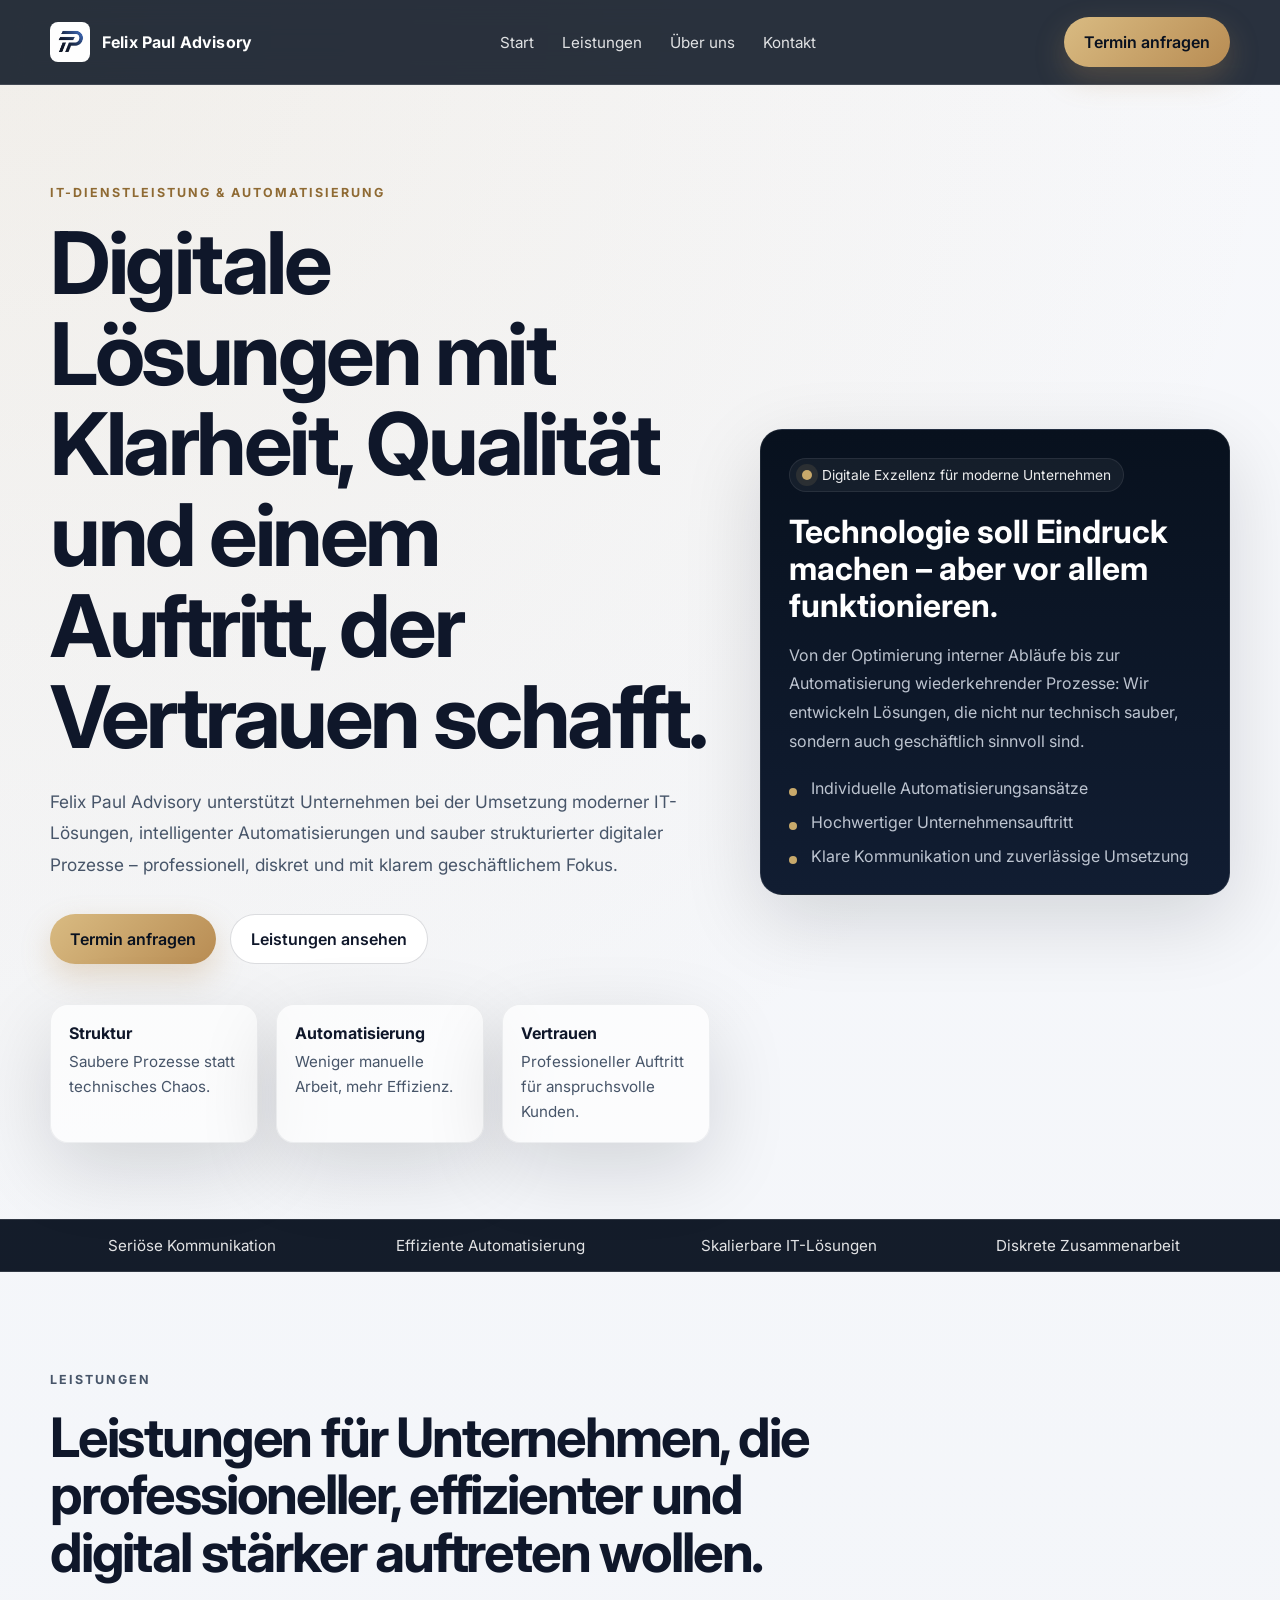
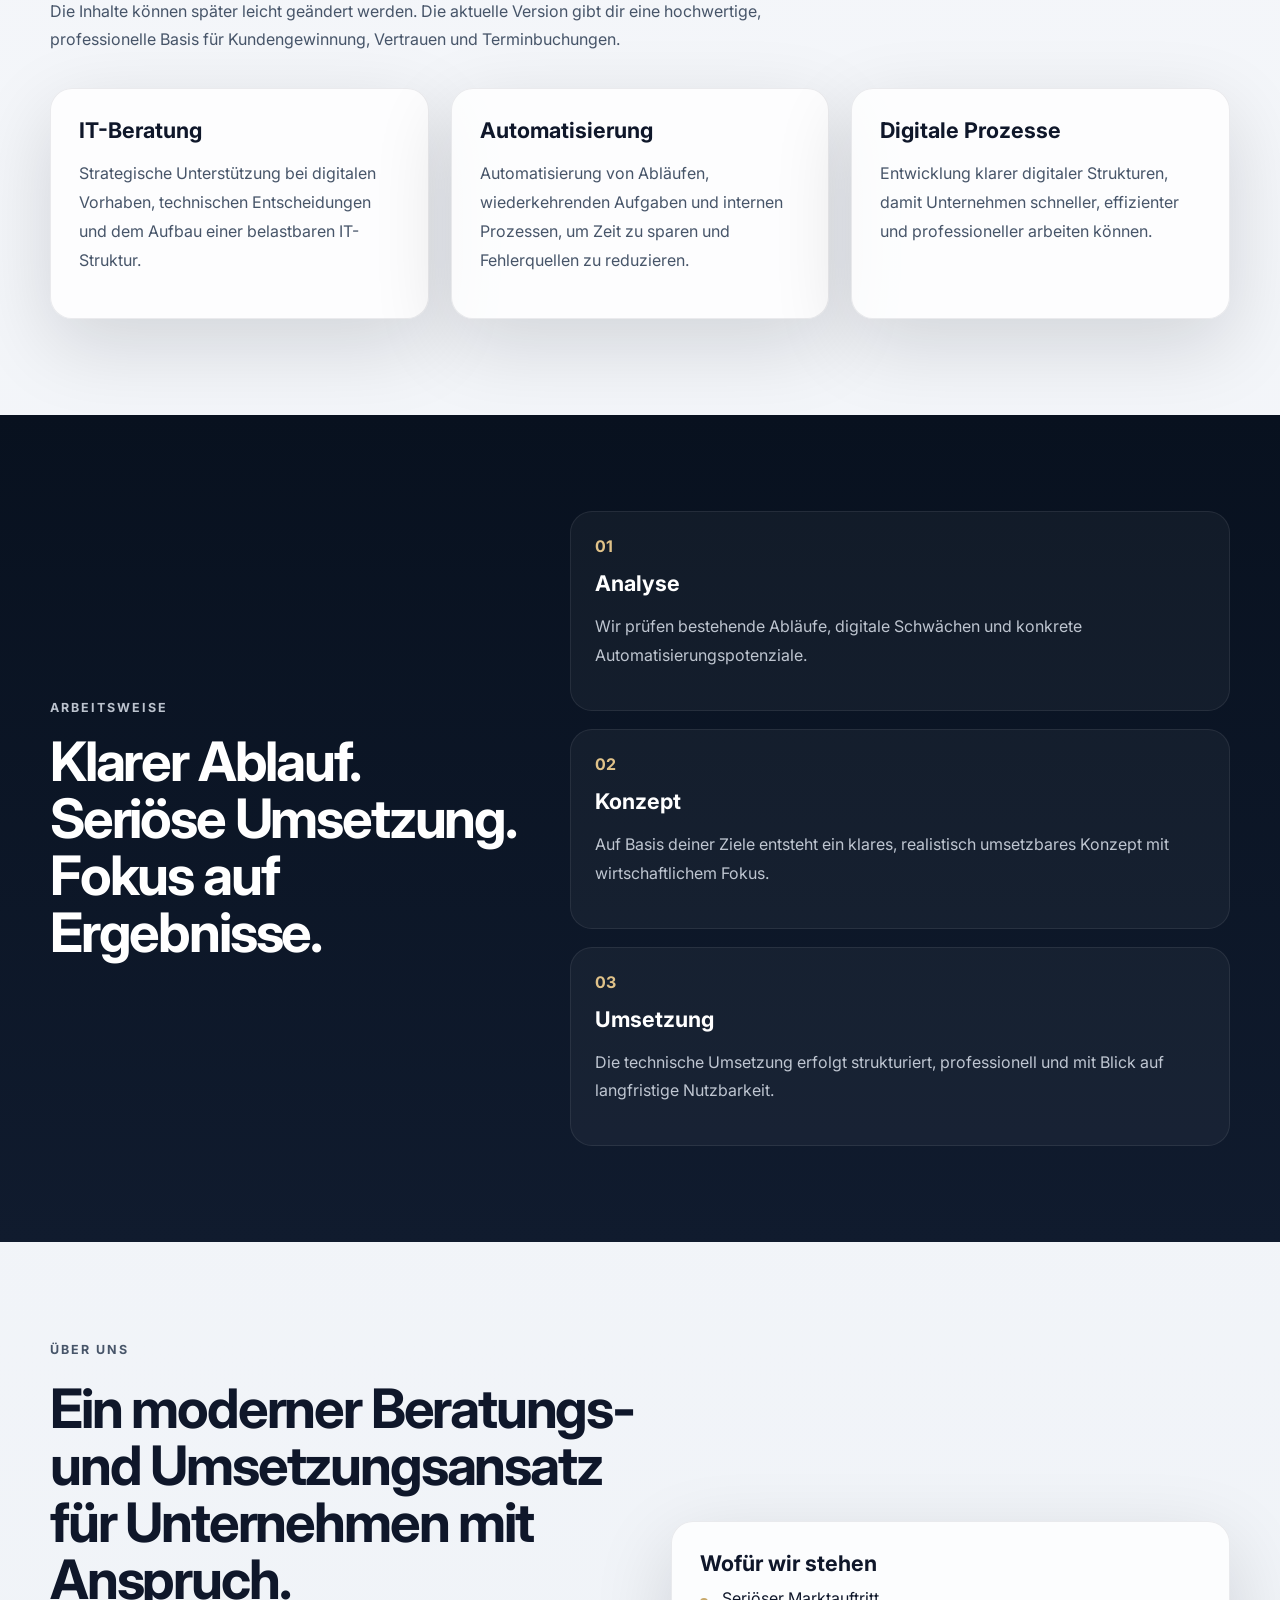
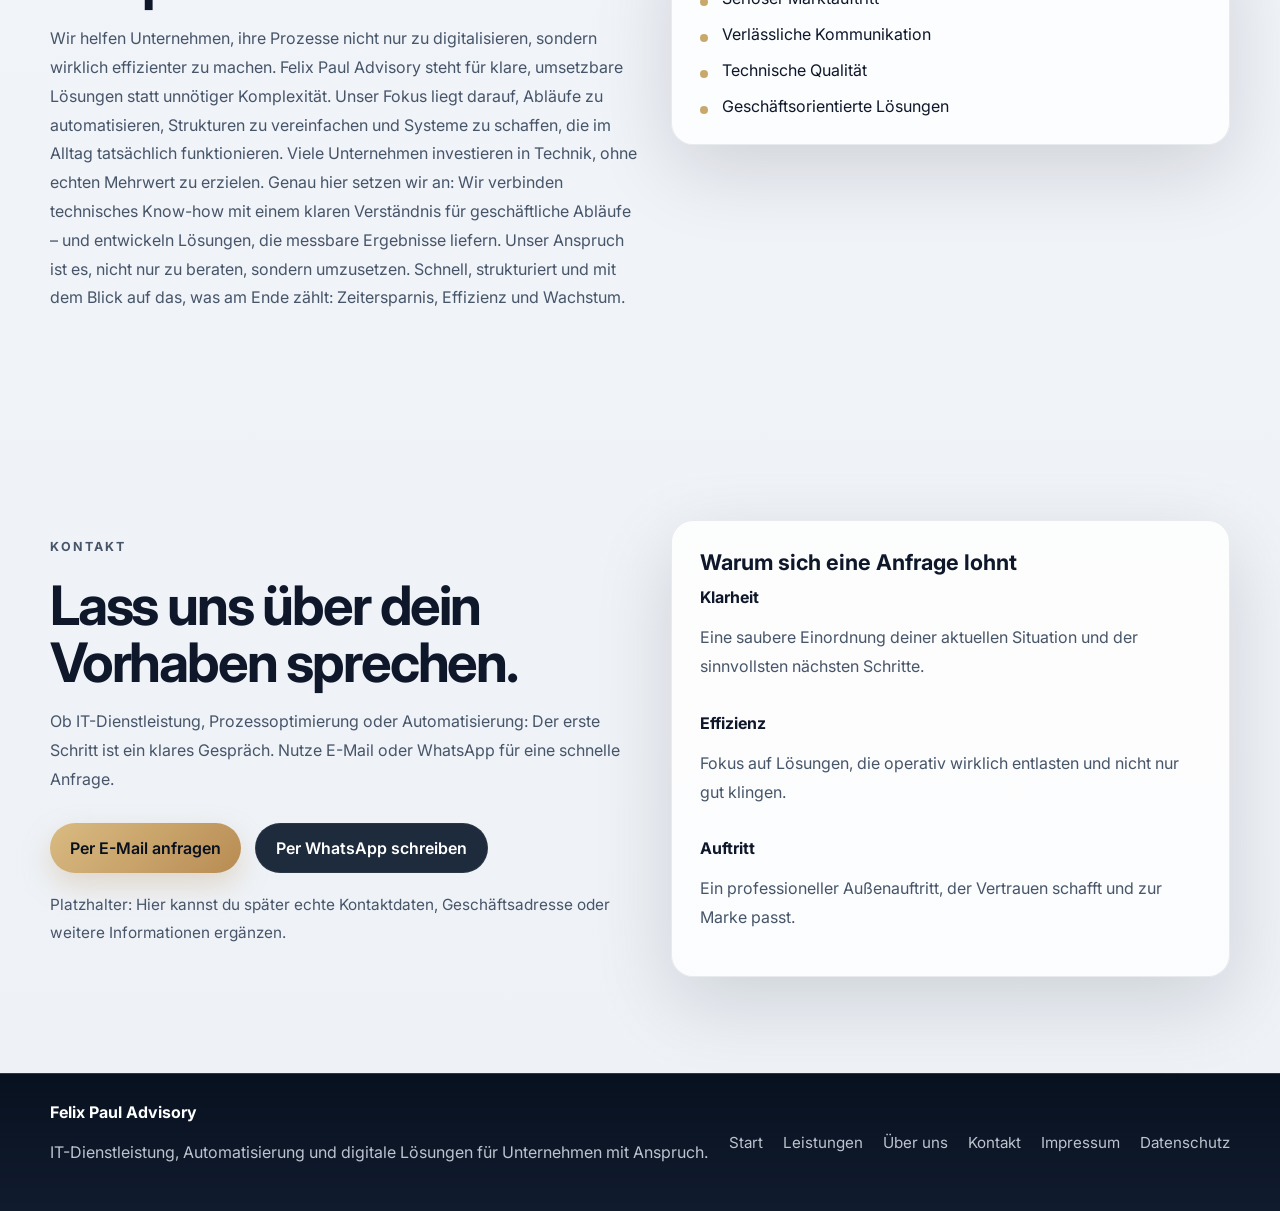
<file: index.html>
<!DOCTYPE html>
<html lang="de">
  <head>
    <meta charset="UTF-8" />
    <meta name="viewport" content="width=device-width, initial-scale=1.0" />
    <title>Felix Paul Advisory | IT-Dienstleistungen & Automatisierung</title>
    <link rel="icon" type="image/png" href="logo.png">
    <meta
      name="description"
      content="Felix Paul Advisory unterstützt Unternehmen mit hochwertigen IT-Dienstleistungen, Automatisierung und digitaler Prozessoptimierung."
    />
    <meta property="og:title" content="Felix Paul Advisory" />
    <meta
      property="og:description"
      content="Hochwertige IT-Dienstleistungen, Automatisierung und digitale Lösungen für moderne Unternehmen."
    />
    <meta property="og:type" content="website" />
    <link rel="preconnect" href="https://fonts.googleapis.com" />
    <link rel="preconnect" href="https://fonts.gstatic.com" crossorigin />
    <link
      href="https://fonts.googleapis.com/css2?family=Inter:wght@400;500;600;700;800&display=swap"
      rel="stylesheet"
    />
    <link rel="stylesheet" href="style.css" />
  </head>
  <body>
    <div class="site-shell">
      <header class="header">
        <div class="container nav-wrap">
        <a href="#top" class="brand">
  <img src="logo.png" alt="Felix Paul Advisory Logo" class="logo">
  <span class="brand-text">Felix Paul Advisory</span>
          </a>

          <button class="menu-toggle" aria-label="Menü öffnen" aria-expanded="false">
            <span></span>
            <span></span>
          </button>

          <nav class="nav">
            <a href="#home">Start</a>
            <a href="#services">Leistungen</a>
            <a href="#about">Über uns</a>
            <a href="#contact">Kontakt</a>
          </nav>

          <div class="nav-actions">
            <a href="#contact" class="button button-primary">Termin anfragen</a>
          </div>
        </div>
      </header>

      <main id="top">
        <section class="hero" id="home">
          <div class="container hero-grid">
            <div class="hero-copy">
              <p class="eyebrow">IT-Dienstleistung & Automatisierung</p>
              <h1>
                Digitale Lösungen mit Klarheit, Qualität und einem Auftritt, der Vertrauen schafft.
              </h1>
              <p class="hero-text">
                Felix Paul Advisory unterstützt Unternehmen bei der Umsetzung moderner IT-Lösungen,
                intelligenter Automatisierungen und sauber strukturierter digitaler Prozesse – professionell,
                diskret und mit klarem geschäftlichem Fokus.
              </p>

              <div class="hero-actions">
                <a href="#contact" class="button button-primary">Termin anfragen</a>
                <a href="#services" class="button button-secondary">Leistungen ansehen</a>
              </div>

              <div class="hero-points">
                <div>
                  <strong>Struktur</strong>
                  <span>Saubere Prozesse statt technisches Chaos.</span>
                </div>
                <div>
                  <strong>Automatisierung</strong>
                  <span>Weniger manuelle Arbeit, mehr Effizienz.</span>
                </div>
                <div>
                  <strong>Vertrauen</strong>
                  <span>Professioneller Auftritt für anspruchsvolle Kunden.</span>
                </div>
              </div>
            </div>

            <div class="hero-panel">
              <div class="hero-card card card-dark">
                <div class="status-row">
                  <span class="status-dot"></span>
                  <span>Digitale Exzellenz für moderne Unternehmen</span>
                </div>
                <h2>Technologie soll Eindruck machen – aber vor allem funktionieren.</h2>
                <p>
                  Von der Optimierung interner Abläufe bis zur Automatisierung wiederkehrender Prozesse:
                  Wir entwickeln Lösungen, die nicht nur technisch sauber, sondern auch geschäftlich sinnvoll sind.
                </p>
                <ul class="hero-list">
                  <li>Individuelle Automatisierungsansätze</li>
                  <li>Hochwertiger Unternehmensauftritt</li>
                  <li>Klare Kommunikation und zuverlässige Umsetzung</li>
                </ul>
              </div>
            </div>
          </div>
        </section>

        <section class="trust-strip">
          <div class="container trust-items">
            <div>Seriöse Kommunikation</div>
            <div>Effiziente Automatisierung</div>
            <div>Skalierbare IT-Lösungen</div>
            <div>Diskrete Zusammenarbeit</div>
          </div>
        </section>

        <section class="section" id="services">
          <div class="container">
            <div class="section-heading">
              <p class="eyebrow">Leistungen</p>
              <h2>Leistungen für Unternehmen, die professioneller, effizienter und digital stärker auftreten wollen.</h2>
              <p>
                Die Inhalte können später leicht geändert werden. Die aktuelle Version gibt dir eine hochwertige,
                professionelle Basis für Kundengewinnung, Vertrauen und Terminbuchungen.
              </p>
            </div>

            <div class="card-grid three-col">
              <article class="card service-card">
                <h3>IT-Beratung</h3>
                <p>
                  Strategische Unterstützung bei digitalen Vorhaben, technischen Entscheidungen und dem Aufbau einer belastbaren IT-Struktur.
                </p>
              </article>

              <article class="card service-card">
                <h3>Automatisierung</h3>
                <p>
                  Automatisierung von Abläufen, wiederkehrenden Aufgaben und internen Prozessen, um Zeit zu sparen und Fehlerquellen zu reduzieren.
                </p>
              </article>

              <article class="card service-card">
                <h3>Digitale Prozesse</h3>
                <p>
                  Entwicklung klarer digitaler Strukturen, damit Unternehmen schneller, effizienter und professioneller arbeiten können.
                </p>
              </article>
            </div>
          </div>
        </section>

        <section class="section section-dark">
          <div class="container split-grid">
            <div>
              <p class="eyebrow eyebrow-light">Arbeitsweise</p>
              <h2>Klarer Ablauf. Seriöse Umsetzung. Fokus auf Ergebnisse.</h2>
            </div>
            <div class="steps">
              <article class="step-card">
                <span>01</span>
                <h3>Analyse</h3>
                <p>Wir prüfen bestehende Abläufe, digitale Schwächen und konkrete Automatisierungspotenziale.</p>
              </article>
              <article class="step-card">
                <span>02</span>
                <h3>Konzept</h3>
                <p>Auf Basis deiner Ziele entsteht ein klares, realistisch umsetzbares Konzept mit wirtschaftlichem Fokus.</p>
              </article>
              <article class="step-card">
                <span>03</span>
                <h3>Umsetzung</h3>
                <p>Die technische Umsetzung erfolgt strukturiert, professionell und mit Blick auf langfristige Nutzbarkeit.</p>
              </article>
            </div>
          </div>
        </section>

        <section class="section" id="about">
          <div class="container about-grid">
            <div class="about-copy">
              <p class="eyebrow">Über uns</p>
              <h2>Ein moderner Beratungs- und Umsetzungsansatz für Unternehmen mit Anspruch.</h2>
              <p>
              
Wir helfen Unternehmen, ihre Prozesse nicht nur zu digitalisieren, sondern wirklich effizienter zu machen.

Felix Paul Advisory steht für klare, umsetzbare Lösungen statt unnötiger Komplexität. Unser Fokus liegt darauf, Abläufe zu automatisieren, Strukturen zu vereinfachen und Systeme zu schaffen, die im Alltag tatsächlich funktionieren.

Viele Unternehmen investieren in Technik, ohne echten Mehrwert zu erzielen. Genau hier setzen wir an: Wir verbinden technisches Know-how mit einem klaren Verständnis für geschäftliche Abläufe – und entwickeln Lösungen, die messbare Ergebnisse liefern.

Unser Anspruch ist es, nicht nur zu beraten, sondern umzusetzen. Schnell, strukturiert und mit dem Blick auf das, was am Ende zählt: Zeitersparnis, Effizienz und Wachstum.

              </p>
              <p>
              
              </p>
            </div>

            <div class="card about-card">
              <h3>Wofür wir stehen</h3>
              <ul class="feature-list">
                <li>Seriöser Marktauftritt</li>
                <li>Verlässliche Kommunikation</li>
                <li>Technische Qualität</li>
                <li>Geschäftsorientierte Lösungen</li>
              </ul>
            </div>
          </div>
        </section>

        <section class="section contact-section" id="contact">
          <div class="container contact-grid">
            <div>
              <p class="eyebrow">Kontakt</p>
              <h2>Lass uns über dein Vorhaben sprechen.</h2>
              <p>
                Ob IT-Dienstleistung, Prozessoptimierung oder Automatisierung: Der erste Schritt ist ein klares Gespräch.
                Nutze E-Mail oder WhatsApp für eine schnelle Anfrage.
              </p>

              <div class="contact-buttons">
                <!-- HIER SPÄTER E-MAIL ERSETZEN -->
                <a class="button button-primary" href="mailto:info@Felixpauladvisory.de">Per E-Mail anfragen</a>
                <!-- HIER SPÄTER WHATSAPP-NUMMER ERSETZEN: 491234567890 -->
                <a class="button button-whatsapp" href="https://wa.me/4917670681525" target="_blank" rel="noopener">Per WhatsApp schreiben</a>
              </div>

              <p class="contact-note">
                Platzhalter: Hier kannst du später echte Kontaktdaten, Geschäftsadresse oder weitere Informationen ergänzen.
              </p>
            </div>

            <div class="card contact-card">
              <h3>Warum sich eine Anfrage lohnt</h3>
              <div class="contact-benefits">
                <div>
                  <strong>Klarheit</strong>
                  <p>Eine saubere Einordnung deiner aktuellen Situation und der sinnvollsten nächsten Schritte.</p>
                </div>
                <div>
                  <strong>Effizienz</strong>
                  <p>Fokus auf Lösungen, die operativ wirklich entlasten und nicht nur gut klingen.</p>
                </div>
                <div>
                  <strong>Auftritt</strong>
                  <p>Ein professioneller Außenauftritt, der Vertrauen schafft und zur Marke passt.</p>
                </div>
              </div>
            </div>
          </div>
        </section>
      </main>

      <footer class="footer">
        <div class="container footer-wrap">
          <div>
            <strong>Felix Paul Advisory</strong>
            <p>IT-Dienstleistung, Automatisierung und digitale Lösungen für Unternehmen mit Anspruch.</p>
          </div>
          <div class="footer-links">
            <a href="#home">Start</a>
            <a href="#services">Leistungen</a>
            <a href="#about">Über uns</a>
            <a href="#contact">Kontakt</a>
            <a href="impressum.html">Impressum</a>
<a href="datenschutz.html">Datenschutz</a>
          </div>
        </div>
      </footer>
    </div>

    <script src="script.js"></script>
  </body>
</html>
</file>
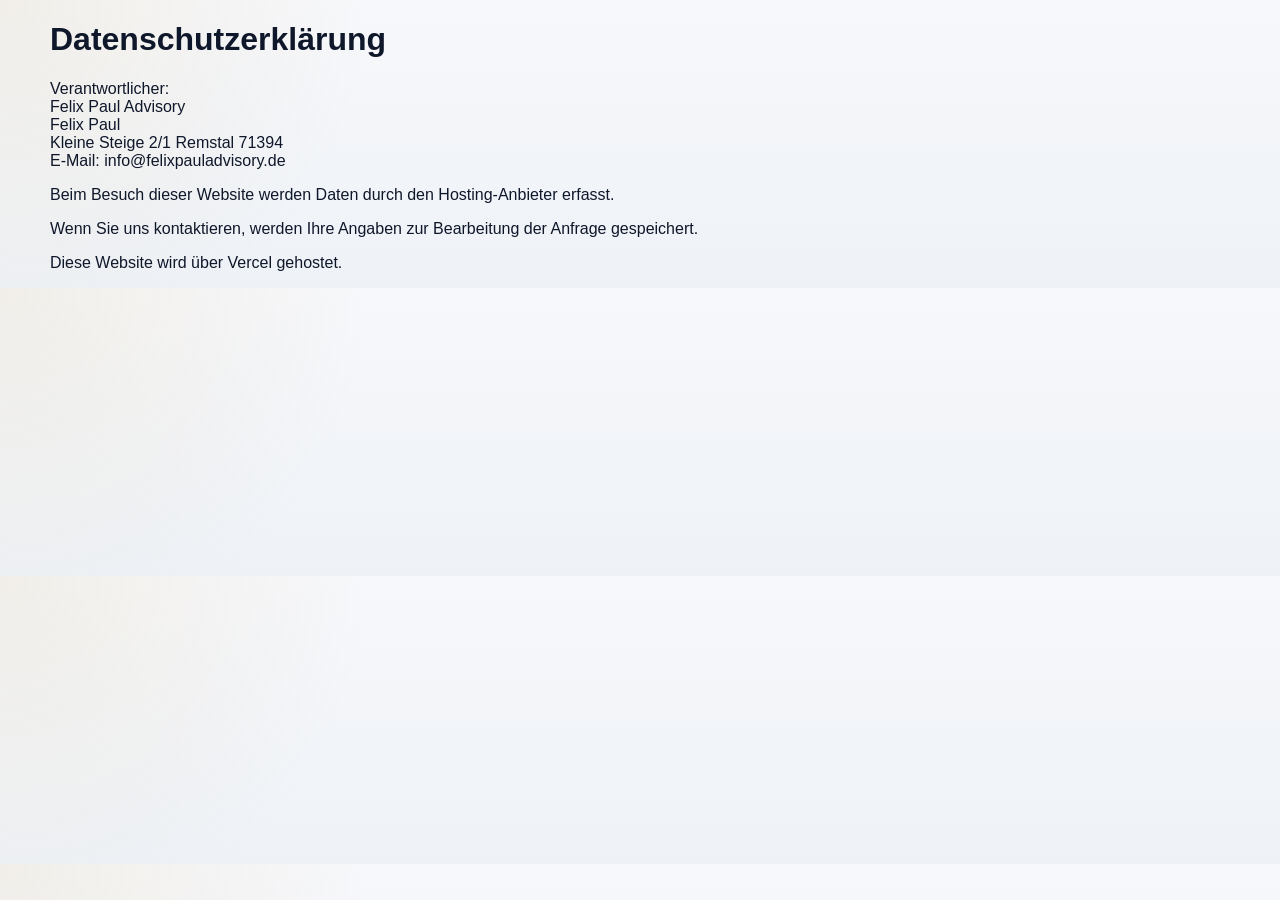
<file: datenschutz.html>
<!DOCTYPE html>
<html lang="de">
<head>
  <meta charset="UTF-8">
  <title>Datenschutz</title>
  <link rel="stylesheet" href="style.css">
</head>
<body>
  <div class="container">
    <h1>Datenschutzerklärung</h1>

    <p>
      Verantwortlicher:<br>
      Felix Paul Advisory<br>
      Felix Paul<br>
      Kleine Steige 2/1 Remstal 71394<br>
      E-Mail: info@felixpauladvisory.de
    </p>

    <p>
      Beim Besuch dieser Website werden Daten durch den Hosting-Anbieter erfasst.
    </p>

    <p>
      Wenn Sie uns kontaktieren, werden Ihre Angaben zur Bearbeitung der Anfrage gespeichert.
    </p>

    <p>
      Diese Website wird über Vercel gehostet.
    </p>

  </div>
</body>
</html>
</file>
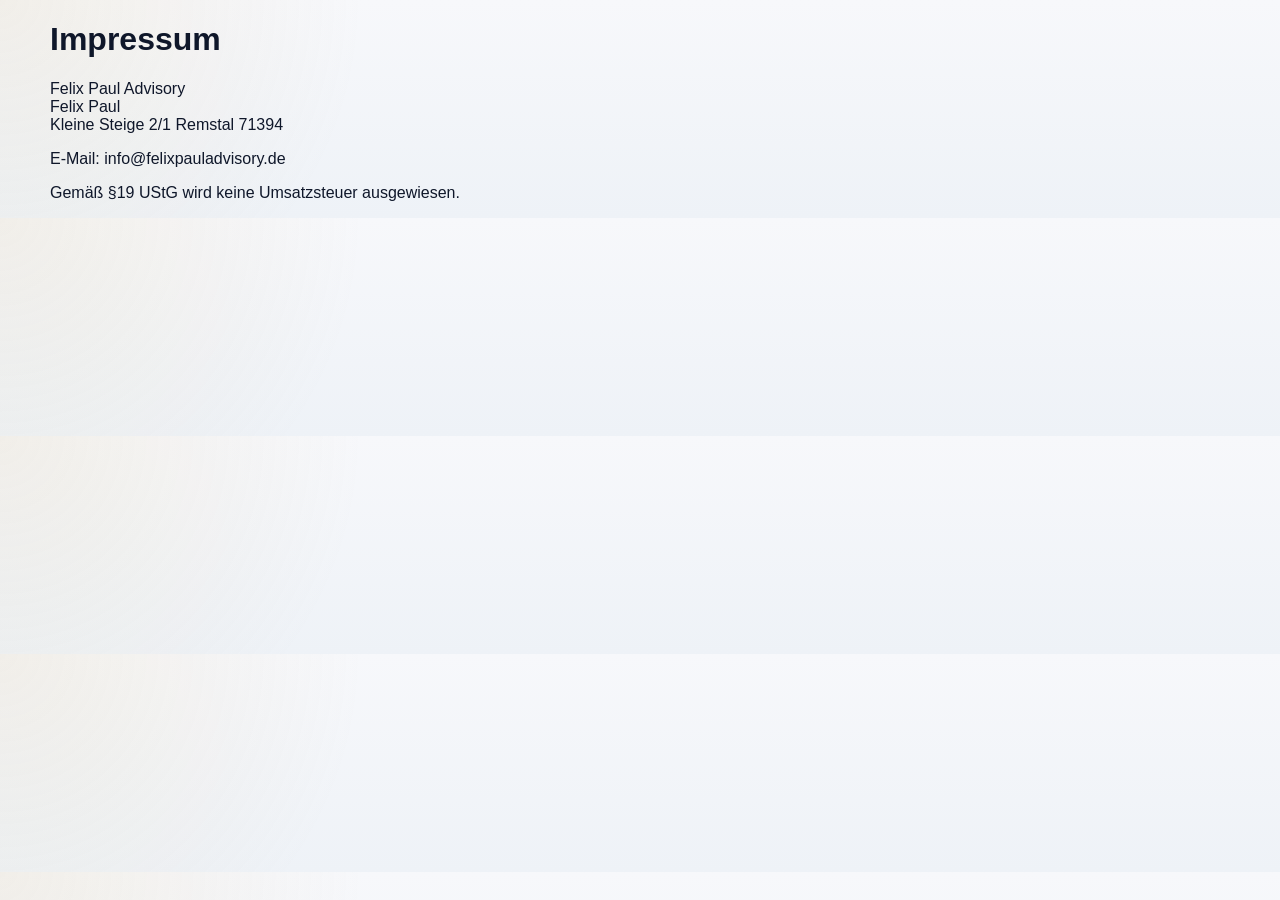
<file: impressum.html>
<!DOCTYPE html>
<html lang="de">
<head>
  <meta charset="UTF-8">
  <title>Impressum</title>
  <link rel="stylesheet" href="style.css">
</head>
<body>
  <div class="container">
    <h1>Impressum</h1>

    <p>
      Felix Paul Advisory<br>
      Felix Paul<br>
      Kleine Steige 2/1 Remstal 71394
    </p>

    <p>
      E-Mail: info@felixpauladvisory.de
    </p>

    <p>
      Gemäß §19 UStG wird keine Umsatzsteuer ausgewiesen.
    </p>
  </div>
</body>
</html>
</file>
<file: style.css>
:root {
  --bg: #07111f;
  --bg-soft: #0e1a2f;
  --surface: #ffffff;
  --surface-soft: rgba(255, 255, 255, 0.08);
  --text: #0f172a;
  --text-soft: #475569;
  --text-light: #dbe6f5;
  --line: rgba(15, 23, 42, 0.1);
  --line-light: rgba(255, 255, 255, 0.12);
  --gold: #c8a96b;
  --gold-soft: rgba(200, 169, 107, 0.16);
  --success: #25d366;
  --radius: 22px;
  --shadow: 0 25px 80px rgba(5, 12, 24, 0.14);
}

* {
  box-sizing: border-box;
}

html {
  scroll-behavior: smooth;
}

body {
  margin: 0;
  font-family: "Inter", sans-serif;
  color: var(--text);
  background:
    radial-gradient(circle at top left, rgba(200, 169, 107, 0.12), transparent 28%),
    linear-gradient(180deg, #f7f8fb 0%, #eef2f7 100%);
}

img {
  max-width: 100%;
}

a {
  color: inherit;
  text-decoration: none;
}

button {
  font: inherit;
}

.site-shell {
  min-height: 100vh;
}

.container {
  width: min(1180px, calc(100% - 40px));
  margin: 0 auto;
}

.header {
  position: sticky;
  top: 0;
  z-index: 50;
  backdrop-filter: blur(14px);
  background: rgba(7, 17, 31, 0.86);
  border-bottom: 1px solid var(--line-light);
}

.nav-wrap {
  min-height: 84px;
  display: flex;
  align-items: center;
  justify-content: space-between;
  gap: 24px;
}

.brand {
  display: inline-flex;
  align-items: center;
  gap: 12px;
  color: white;
  font-weight: 700;
}

.brand-mark {
  width: 42px;
  height: 42px;
  border-radius: 14px;
  display: inline-grid;
  place-items: center;
  background: linear-gradient(135deg, #d7bc86, #aa8450);
  color: #0d1524;
  font-weight: 800;
}

.brand-text {
  letter-spacing: 0.01em;
}

.nav {
  display: flex;
  align-items: center;
  gap: 28px;
}

.nav a,
.footer-links a {
  font-size: 0.95rem;
  color: rgba(255, 255, 255, 0.86);
}

.nav a:hover,
.footer-links a:hover {
  color: white;
}

.nav-actions {
  display: flex;
  align-items: center;
  gap: 14px;
}


.menu-toggle {
  display: none;
  width: 48px;
  height: 48px;
  border: 1px solid var(--line-light);
  border-radius: 14px;
  background: transparent;
  cursor: pointer;
}

.menu-toggle span {
  display: block;
  width: 20px;
  height: 2px;
  background: white;
  margin: 6px auto;
}

.button {
  display: inline-flex;
  align-items: center;
  justify-content: center;
  min-height: 50px;
  padding: 0 20px;
  border-radius: 999px;
  font-weight: 600;
  transition: transform 0.2s ease, box-shadow 0.2s ease, background 0.2s ease;
}

.button:hover {
  transform: translateY(-1px);
}

.button-primary {
  background: linear-gradient(135deg, #d9bb82, #b88c53);
  color: #09111f;
  box-shadow: 0 12px 30px rgba(184, 140, 83, 0.28);
}

.button-secondary {
  border: 1px solid rgba(15, 23, 42, 0.15);
  background: white;
  color: var(--text);
}

.button-whatsapp {
  background: #1e2b3c;
  color: white;
  border: 1px solid rgba(255, 255, 255, 0.06);
}

.hero {
  padding: 96px 0 76px;
}

.hero-grid,
.about-grid,
.contact-grid,
.split-grid {
  display: grid;
  gap: 32px;
  align-items: center;
}

.hero-grid {
  grid-template-columns: 1.15fr 0.85fr;
}

.hero-copy h1,
.section-heading h2,
.about-copy h2,
.contact-section h2,
.section-dark h2 {
  margin: 0;
  line-height: 1.05;
  letter-spacing: -0.04em;
}

.hero-copy h1 {
  font-size: clamp(2.9rem, 7vw, 5.4rem);
  max-width: 12ch;
}

.eyebrow {
  display: inline-flex;
  align-items: center;
  gap: 8px;
  margin: 0 0 18px;
  color: #8f6a33;
  font-weight: 700;
  font-size: 0.78rem;
  text-transform: uppercase;
  letter-spacing: 0.16em;
}

.eyebrow-light {
  color: #e0c289;
}

.hero-text,
.section-heading p,
.about-copy p,
.contact-section p,
.card p,
.step-card p,
.footer p {
  color: var(--text-soft);
  line-height: 1.8;
}

.hero-text {
  font-size: 1.08rem;
  max-width: 61ch;
  margin: 24px 0 0;
}

.hero-actions {
  display: flex;
  gap: 14px;
  flex-wrap: wrap;
  margin-top: 34px;
}

.hero-points {
  display: grid;
  grid-template-columns: repeat(3, minmax(0, 1fr));
  gap: 18px;
  margin-top: 40px;
}

.hero-points div {
  background: rgba(255, 255, 255, 0.66);
  border: 1px solid rgba(15, 23, 42, 0.06);
  border-radius: 18px;
  padding: 18px;
  box-shadow: var(--shadow);
}

.hero-points strong {
  display: block;
  margin-bottom: 6px;
}

.hero-points span {
  color: var(--text-soft);
  font-size: 0.95rem;
  line-height: 1.65;
}

.card {
  background: rgba(255, 255, 255, 0.78);
  border: 1px solid rgba(15, 23, 42, 0.08);
  border-radius: var(--radius);
  padding: 28px;
  box-shadow: var(--shadow);
}

.card-dark {
  background: linear-gradient(180deg, #08111e, #111d32);
  color: white;
  border: 1px solid rgba(255, 255, 255, 0.08);
}

.card-dark p,
.card-dark li,
.section-dark p,
.section-dark .step-card p,
.footer p,
.footer-links a {
  color: rgba(232, 239, 249, 0.8);
}

.hero-panel {
  display: flex;
  justify-content: flex-end;
}

.hero-card {
  max-width: 470px;
}

.status-row {
  display: inline-flex;
  align-items: center;
  gap: 10px;
  padding: 8px 12px;
  border-radius: 999px;
  background: rgba(255, 255, 255, 0.05);
  border: 1px solid rgba(255, 255, 255, 0.08);
  font-size: 0.86rem;
  color: rgba(255, 255, 255, 0.92);
}

.status-dot {
  width: 10px;
  height: 10px;
  border-radius: 999px;
  background: var(--gold);
  box-shadow: 0 0 0 6px rgba(200, 169, 107, 0.12);
}

.hero-card h2 {
  margin: 22px 0 14px;
  font-size: 2rem;
  line-height: 1.15;
}

.hero-list {
  margin: 22px 0 0;
  padding: 0;
  list-style: none;
  display: grid;
  gap: 14px;
}

.hero-list li,
.feature-list li {
  position: relative;
  padding-left: 22px;
}

.hero-list li::before,
.feature-list li::before {
  content: "";
  position: absolute;
  left: 0;
  top: 10px;
  width: 8px;
  height: 8px;
  border-radius: 999px;
  background: var(--gold);
}

.trust-strip {
  padding: 16px 0;
  background: rgba(9, 17, 31, 0.95);
  border-top: 1px solid var(--line-light);
  border-bottom: 1px solid var(--line-light);
}

.trust-items {
  display: grid;
  grid-template-columns: repeat(4, minmax(0, 1fr));
  gap: 14px;
  text-align: center;
  color: rgba(255, 255, 255, 0.88);
  font-size: 0.95rem;
}

.section {
  padding: 96px 0;
}

.section-dark,
.footer {
  background: linear-gradient(180deg, #08111f, #101b2e);
  color: white;
}

.section-heading {
  max-width: 780px;
  margin-bottom: 34px;
}

.section-heading h2,
.about-copy h2,
.contact-section h2,
.section-dark h2 {
  font-size: clamp(2rem, 4.6vw, 3.4rem);
}

.card-grid {
  display: grid;
  gap: 22px;
}

.three-col {
  grid-template-columns: repeat(3, minmax(0, 1fr));
}

.service-card h3,
.about-card h3,
.contact-card h3,
.step-card h3 {
  margin: 0 0 12px;
  font-size: 1.35rem;
}

.split-grid {
  grid-template-columns: 0.85fr 1.15fr;
}

.steps {
  display: grid;
  gap: 18px;
}

.step-card {
  border-radius: 22px;
  padding: 24px;
  background: rgba(255, 255, 255, 0.04);
  border: 1px solid rgba(255, 255, 255, 0.08);
}

.step-card span {
  display: inline-flex;
  margin-bottom: 14px;
  color: #e0c289;
  font-weight: 700;
}

.about-grid,
.contact-grid {
  grid-template-columns: 1fr 0.95fr;
}

.feature-list,
.contact-benefits {
  margin: 0;
  padding: 0;
  list-style: none;
  display: grid;
  gap: 16px;
}

.contact-buttons {
  display: flex;
  gap: 14px;
  flex-wrap: wrap;
  margin: 30px 0 18px;
}

.contact-note {
  font-size: 0.96rem;
}

.contact-benefits strong {
  display: block;
  margin-bottom: 6px;
}

.footer {
  border-top: 1px solid var(--line-light);
  padding: 28px 0;
}

.footer-wrap {
  display: flex;
  justify-content: space-between;
  align-items: center;
  gap: 20px;
}

.footer-wrap strong {
  display: block;
  margin-bottom: 4px;
}

.footer-links {
  display: flex;
  gap: 20px;
  flex-wrap: wrap;
}

@media (max-width: 1040px) {
  .hero-grid,
  .split-grid,
  .about-grid,
  .contact-grid,
  .three-col {
    grid-template-columns: 1fr;
  }

  .hero-panel {
    justify-content: flex-start;
  }
}

@media (max-width: 860px) {
  .menu-toggle {
    display: inline-block;
  }

  .nav,
  .nav-actions {
    display: none;
  }

  .nav-wrap.open {
    flex-wrap: wrap;
    align-items: flex-start;
    padding: 18px 0;
  }

  .nav-wrap.open .nav,
  .nav-wrap.open .nav-actions {
    display: flex;
    width: 100%;
    flex-direction: column;
    align-items: flex-start;
  }

  .nav-wrap.open .nav {
    gap: 14px;
    padding-top: 16px;
  }

  .nav-wrap.open .nav-actions {
    gap: 12px;
    padding-top: 12px;
  }

  .hero {
    padding-top: 56px;
  }

  .hero-points,
  .trust-items {
    grid-template-columns: 1fr;
  }

  .footer-wrap {
    flex-direction: column;
    align-items: flex-start;
  }
}

@media (max-width: 560px) {
  .container {
    width: min(100% - 24px, 1180px);
  }

  .hero-copy h1 {
    font-size: 2.5rem;
  }

  .button {
    width: 100%;
  }

  .contact-buttons,
  .hero-actions {
    flex-direction: column;
  }
}
.logo {
  height: 40px;
  width: auto;
  display: block;
  border-radius: 8px;
}

.brand {
  display: flex;
  align-items: center;
}
</file>
